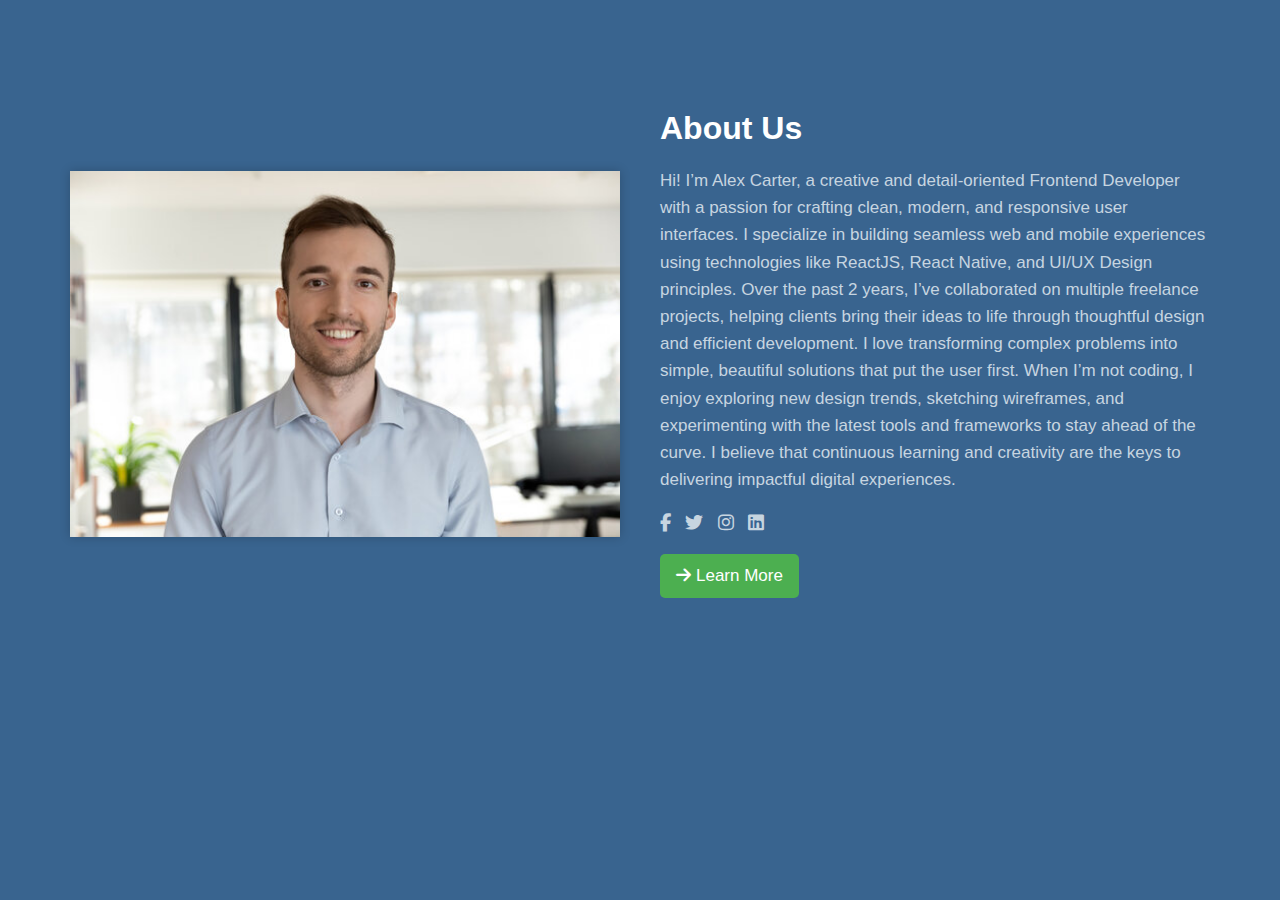
<file: about-page/index.html>
<!DOCTYPE html>
<html lang="en">

    <head>
        <meta charset="UTF-8">
        <meta name="viewport" content="width=device-width, initial-scale=1.0">
        <title>About us</title>
        <link rel="stylesheet" type="text/css"
            href="https://cdnjs.cloudflare.com/ajax/libs/font-awesome/6.7.2/css/all.min.css">
        <link rel="stylesheet" href="styles.css">
    </head>

    <body>
        <section class="about-us">
            <div class="container">
                <div class="about-image">
                    <img src="profile.jpg" alt="about-image">
                </div>

                <div class="about-content">
                    <h2>About Us</h2>
                    <p>
                        Hi! I’m Alex Carter, a creative and detail-oriented Frontend Developer with a passion for
                        crafting clean, modern, and
                        responsive user interfaces. I specialize in building seamless web and mobile experiences using
                        technologies like
                        ReactJS, React Native, and UI/UX Design principles.

                        Over the past 2 years, I’ve collaborated on multiple freelance projects, helping clients bring
                        their ideas to life
                        through thoughtful design and efficient development. I love transforming complex problems into
                        simple, beautiful
                        solutions that put the user first.

                        When I’m not coding, I enjoy exploring new design trends, sketching wireframes, and
                        experimenting with the latest tools
                        and frameworks to stay ahead of the curve. I believe that continuous learning and creativity are
                        the keys to delivering
                        impactful digital experiences.
                    </p>

                    <div class="social-links">
                        <a href=""><i class="fab fa-facebook-f"></i></a>
                        <a href=""><i class="fab fa-twitter"></i></a>
                        <a href=""><i class="fab fa-instagram"></i></a>
                        <a href=""><i class="fab fa-linkedin"></i></a>

                    </div>
                    <a href="" class="btn"><i class="fas fa-arrow-right"></i>Learn More</a>
                </div>
            </div>

        </section>
    </body>

</html>
</file>
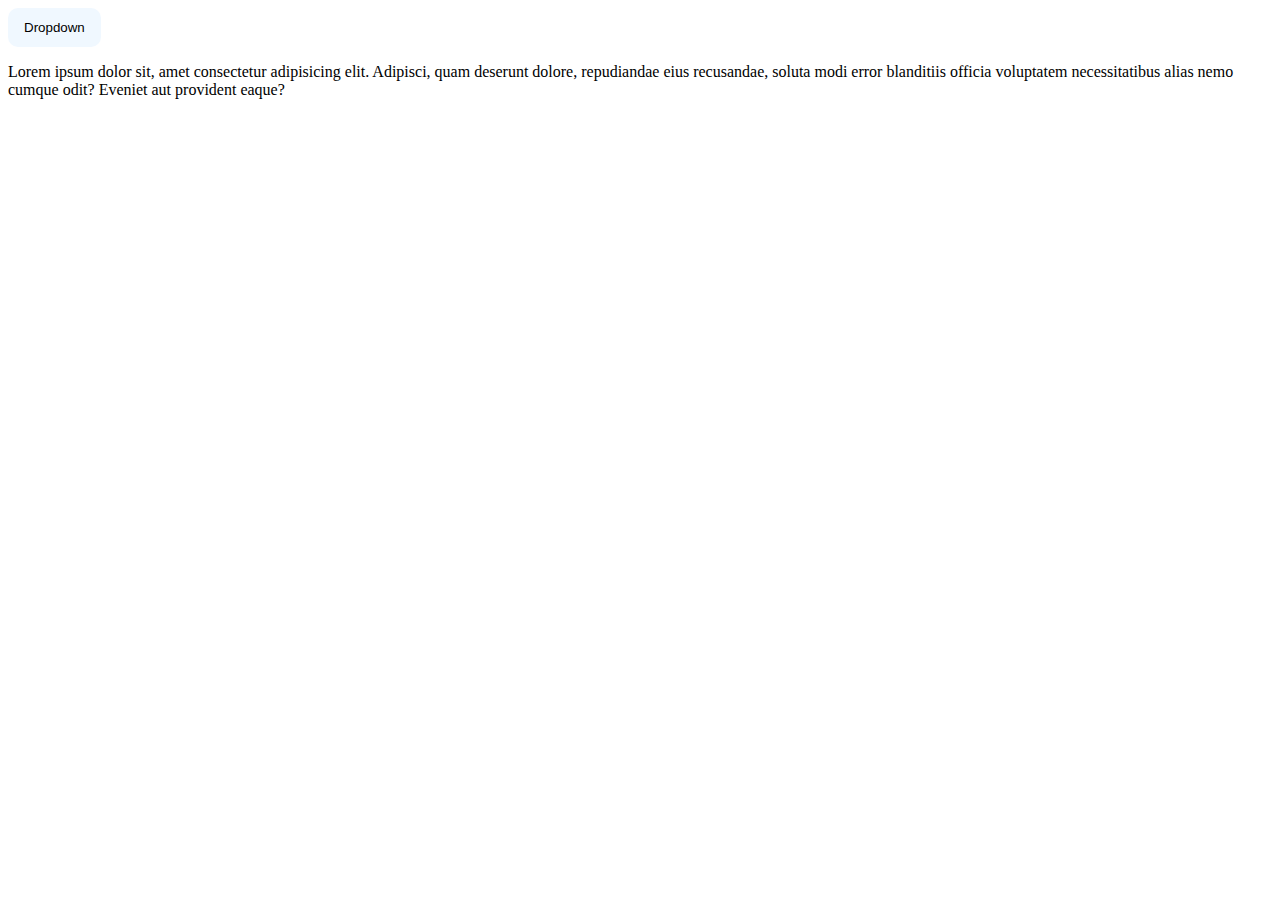
<file: dropdown/index.html>
<!DOCTYPE html>
<html lang="en">

    <head>
        <meta charset="UTF-8">
        <meta name="viewport" content="width=device-width, initial-scale=1.0">
        <title>Document</title>
        <link rel="stylesheet" href="style.css">
    </head>

    <body>

        <div class="dropdown">
            <button>Dropdown</button>

            <div class="content">
                <a href="">Home</a>
                <a href="">About</a>
                <a href="">Services</a>
                <a href="">Contact</a>
                <a href="">Blog</a>
                <a href="">Settings</a>
            </div>

        </div>
        <div>
            <p>Lorem ipsum dolor sit, amet consectetur adipisicing elit. Adipisci, quam deserunt dolore, repudiandae
                eius recusandae, soluta modi error blanditiis officia voluptatem necessitatibus alias nemo cumque odit?
                Eveniet aut provident eaque?</p>
        </div>
    </body>

</html>
</file>
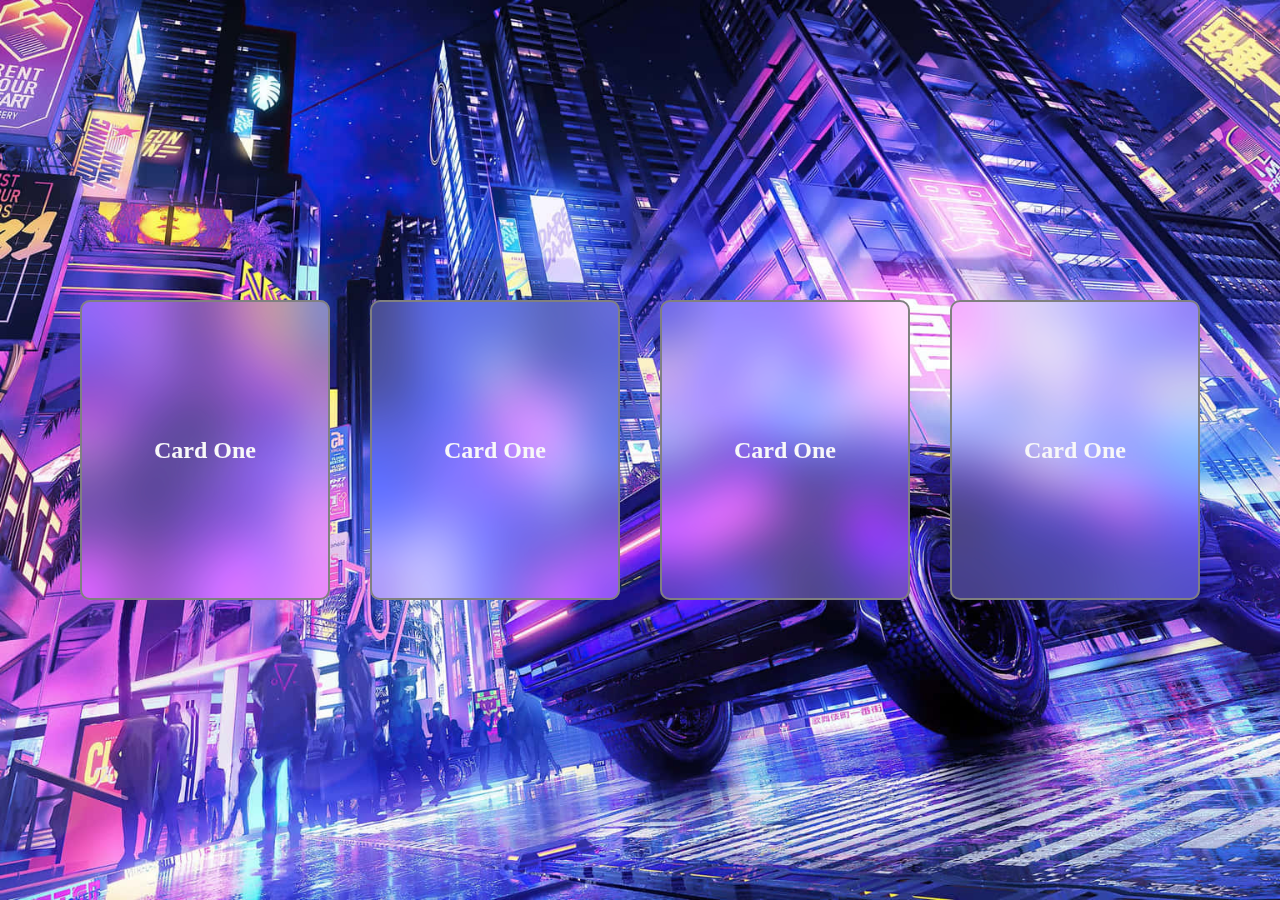
<file: optic-animated-card/index.html>
<!DOCTYPE html>
<html lang="en">

    <head>
        <meta charset="UTF-8">
        <meta name="viewport" content="width=device-width, initial-scale=1.0">
        <title>Document</title>
        <link rel="stylesheet" href="style.css">
    </head>

    <body>
        <div class="card-container">
            <div class="card">
                <h2>Card One</h2>
            </div>

            <div class="card">
                <h2>Card One</h2>
            </div>

            <div class="card">
                <h2>Card One</h2>
            </div>

            <div class="card">
                <h2>Card One</h2>
            </div>


        </div>
        </div>
    </body>

</html>
</file>
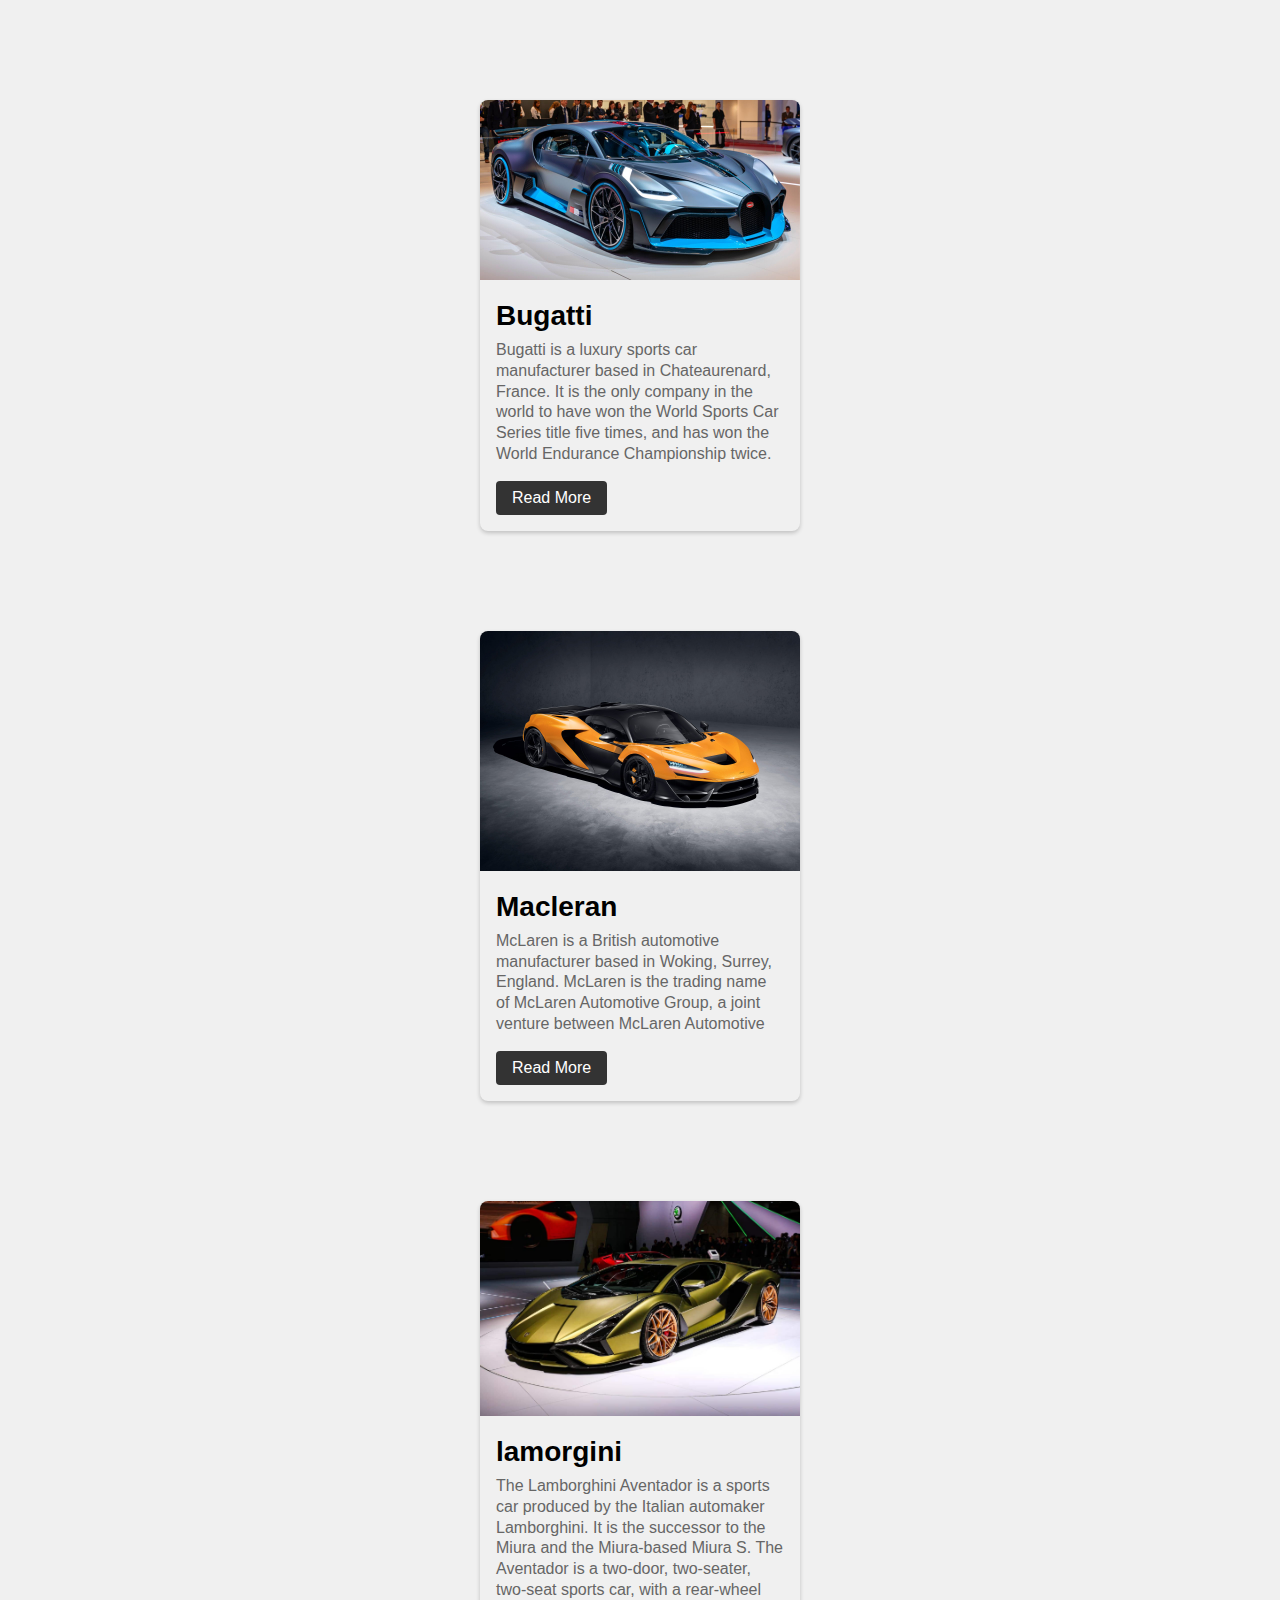
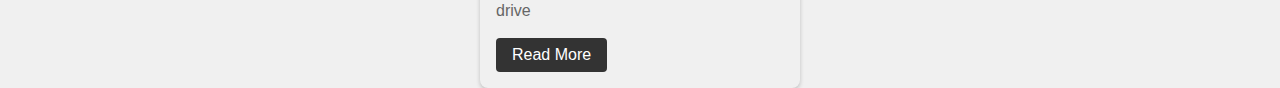
<file: Cards/indes.html>
<!DOCTYPE html>
<html lang="en">

    <head>
        <meta charset="UTF-8">
        <meta name="viewport" content="width=device-width, initial-scale=1.0">
        <link rel="stylesheet" href="styles.css">
        <title>Cards</title>
    </head>

    <body>

        <div class="cards-container">
            <div class="card">
                <img src="bugatti.jpg" alt="bugatti">
                <div class="card-info">
                    <h1>Bugatti</h1>
                    <p>Bugatti is a luxury sports car manufacturer based in Chateaurenard, France. It is the only
                        company in the world to have won the World Sports Car Series title five times, and has
                        won the World Endurance Championship twice.
                    </p>
                    <a href="" class="btn"> Read More</a>
                </div>
            </div>
        </div>


        <div class="cards-container">
            <div class="card">
                <img src="Mclerean.jpg" alt="bugatti">
                <div class="card-info">
                    <h1>Macleran</h1>
                    <p>
                        McLaren is a British automotive manufacturer based in Woking, Surrey, England. McLaren is
                        the trading name of McLaren Automotive Group, a joint venture between McLaren Automotive
                    </p>
                    <a href="" class="btn"> Read More</a>
                </div>
            </div>
        </div>



        <div class="cards-container">
            <div class="card">
                <img src="lamorgini.jpg" alt="bugatti">
                <div class="card-info">
                    <h1>lamorgini</h1>
                    <p>
                        The Lamborghini Aventador is a sports car produced by the Italian automaker
                        Lamborghini. It is the successor to the Miura and the Miura-based Miura S.
                        The Aventador is a two-door, two-seater, two-seat sports car, with a rear-wheel drive
                    </p>
                    <a href="" class="btn"> Read More</a>
                </div>
            </div>
        </div>

    </body>

</html>
</file>
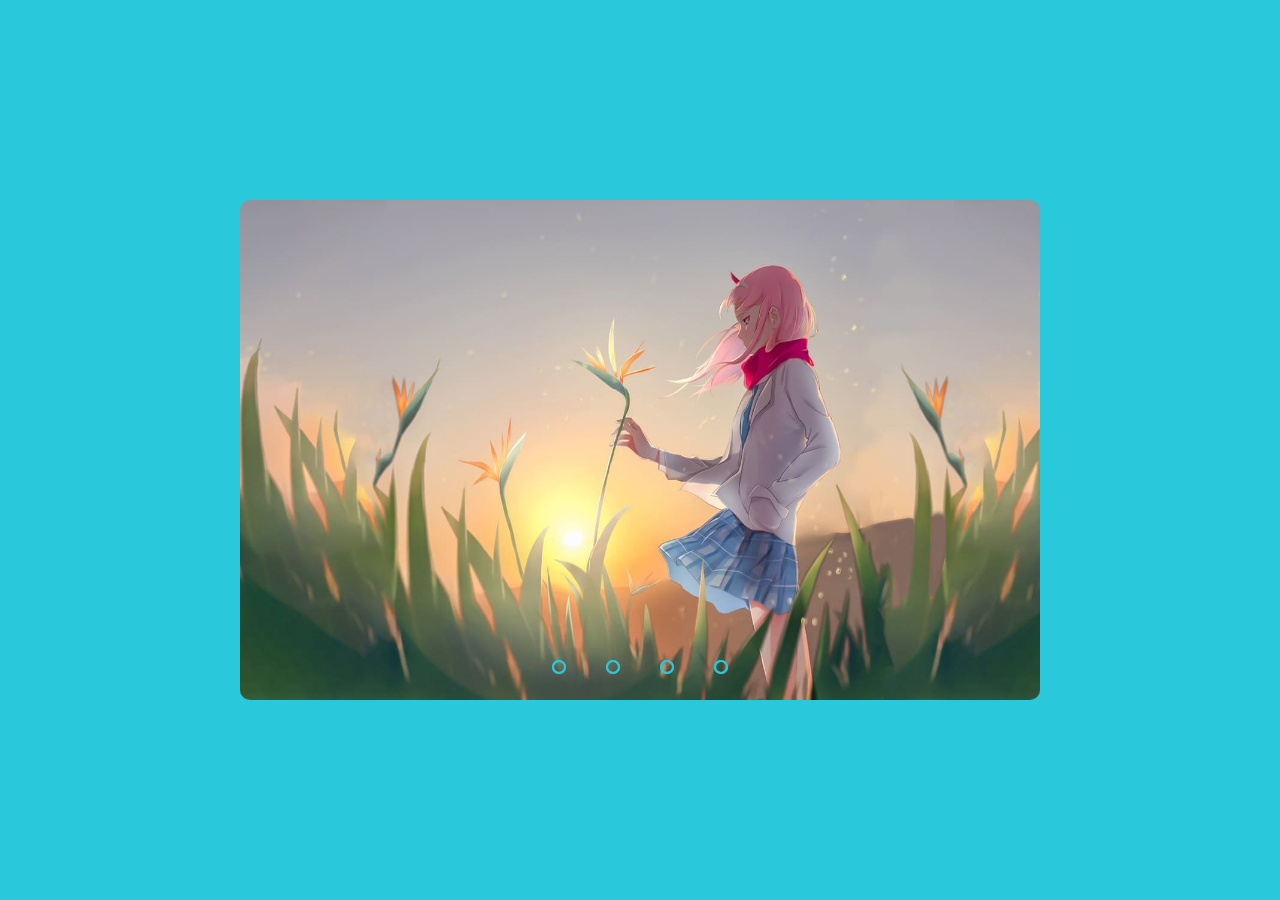
<file: html-slider/slider.html>
<!DOCTYPE html>
<html lang="en">

    <head>
        <meta charset="UTF-8">
        <meta name="viewport" content="width=device-width, initial-scale=1.0">
        <link rel="stylesheet" href="slider.css">
        <title>Slider</title>
    </head>

    <body>
        <!-- image slider start -->

        <div class="slider">
            <div class="slides">
                <!-- radio buttons start -->
                <input type="radio" name="radio-btn" id="radio1">
                <input type="radio" name="radio-btn" id="radio2">
                <input type="radio" name="radio-btn" id="radio3">
                <input type="radio" name="radio-btn" id="radio4">
                <!-- radio buttons ends -->

                <!-- slide images start -->
                <div class="slide first">
                    <img src="wallpaper/w1.jpg" alt="">
                </div>
                <div class="slide ">
                    <img src="wallpaper/w2.jpg" alt="">
                </div>

                <div class="slide ">
                    <img src="wallpaper/w3.jpg" alt="">
                </div>
                <div class="slide ">
                    <img src="wallpaper/w4.jpg" alt="">
                </div>

                <!-- slides image ends -->

                <!-- automatic navigation start -->
                <div class="navigation-auto">
                    <div class="auto-btn1"></div>
                    <div class="auto-btn2"></div>
                    <div class="auto-btn3"></div>
                    <div class="auto-btn4"></div>
                </div>
                <!-- automatic navigation ends -->
            </div>
            <!-- manual navigation start -->
            <div class="navigation-manual">
                <label for="radio1" class="manual-btn"></label>
                <label for="radio2" class="manual-btn"></label>
                <label for="radio3" class="manual-btn"></label>
                <label for="radio4" class="manual-btn"></label>
            </div>
            <!-- manual navigation ends  -->
        </div>
        <!-- image slider end  -->


        <script type="text/javascript">
            var counter = 1;
            setInterval(function () {
                document.getElementById('radio' + counter).checked = true;
                counter++;
                if (counter > 4) {
                    counter = 1;

                }
            }, 5000);
        </script>
    </body>

</html>
</file>
<file: about-page/styles.css>
*{
    margin: 0px;
    padding: 0px;
    box-sizing: border-box;
    font-family: sans-serif;

}

.about-us{
    min-height: 100vh;
    padding: 80px 0px;
    background-color: #39648f;
}

.container{
    max-width: 1200px;
    display: flex;
    align-items: center;
    justify-content: space-between;
    padding: 30px;
    border-radius: 10px;
    margin: 0px auto;

}

.about-image{
    width: 50%;
    overflow: hidden;
    box-shadow: 0 0 10px rgba(0,0,0,0.2);
}

.about-image img{
    display: block;
    width: 100%;
    height: auto;
    transition: transform 0.3s ease;
}

.about-image:hover img {
    transform: scale(1.1);
  }

  .about-content{
    width: 50%;
    margin-left: 40px;
  }

  .about-content h2{
    color: #fff;
    font-size: 32px;
    margin-bottom: 20px;
  }

  .about-content p{
    color: #c7d5e0;
    font-size: 17px;
    line-height: 1.6;
    margin-bottom: 20px;
  }

  .social-links{
    margin-bottom: 20px;
  }

  .social-links a{
    display: inline-block;
    margin-right: 10px;
    color: #c7d5e0;
    font-size: 18px;
    transition: color 0.3s ease;
  }

  .btn{
    font-size: 17px;
    display: inline-block;
    padding: 12px 16px;
    background-color: #4caf50;
    color: #fff;
    text-decoration: none;
    border-radius: 5px;
    transition: background-color 0.3s ease;
  }
  .btn i{
    margin-right: 5px;
  }

  .btn:hover{
    background-color: #45a049;
  }

  @media screen and (max-width: 768px) {
    .container{
        flex-direction: column;
        text-align: center;
    }
    .about-image, .about-content{
        width: 100%;
    }

    .about-content{
        padding: 50px;
        margin-top: 30px ;
        margin-left: 0px;
    }
  }
</file>
<file: dropdown/style.css>
.dropdown{
    display: inline-block;
    position: relative;
}

.dropdown button{
    background-color: aliceblue;
    color: black;
    padding: 12px 16px;
    border: none;
    cursor: pointer;
    border-radius: 10px;
}

.dropdown a{
    display: block;
    color: hsl(0, 0%, 0%);
    padding: 12px 16px;
    text-decoration: none;
    
}

.dropdown .content{
    display: none;
    position: absolute;
    background-color: hsl(0, 0%, 100%);
    min-width: 100px;
    box-shadow: 2px 2px 5px hsl(0, 0%, 0.8);
    z-index: 1;
}

.dropdown:hover .content{
    display: block;
}

  

.dropdown:hover button {
    background-color: gray;
}

.dropdown a:hover{
    background-color: hsl(0, 0%, 32%);
}

.dropdown :hover button{
    background-color:  gray;
}
</file>
<file: optic-animated-card/style.css>
*{
    padding: 0;
    margin: 0;
    box-sizing: border-box;
}

body{
    height: 100vh;
    display: flex;
    justify-content: center;
    align-items: center;
    background-image: url(c2.jpg);
    background-position: center;
    background-repeat: no-repeat;
    background-size: cover;
}

.card-container{
    display: flex;
}

.card{
    height: 300px;
    width: 250px;
    border: 2px solid gray;
    margin: 20px;
    color: #f8f8f8;
    text-align: center;
    display: flex;
    justify-content: center;
    align-items: center;
    border-radius: 10px ;
   background: rgba(255,255, 255, 0.2);
   -webkit-backdrop-filter: blur(25px) saturate(150%);
   backdrop-filter: blur(25px) saturate(150%);
   transition: transform 0.3s ease;

}

.card:hover{
    /* transform: scale(1.1); */
    transform: translateY(-20px);
     
}
</file>
<file: Cards/styles.css>
*{
    margin: 0;
    padding: 0;
    box-sizing: border-box;
    font-family: sans-serif;
}

body{
    background-color: #f0f0f0;
}

.cards-container{
    display: flex;
    justify-content: center;
    flex-wrap: wrap;
    margin-top: 100px;

}

.card{
    width: 320px;
    background-color: #f0f0f0;
    border-radius: 8px;
    overflow: hidden;
    box-shadow:  0px 2px 4px rgba(0, 0, 0, 0.2);
    
    /* cursor: pointer;
    transition: all 0.3s ease */
}

.card img{
    width: 100%;
    height: auto;
}

.card-info{
    padding: 16px;

}
.card-info h1{
    font-size: 28px;
    margin-bottom: 8px;
}
.card-info p{
    color: #666;
    font-size: 16px;
    line-height: 1.3;
}

.card-info .btn{
    display: inline-block;
    padding: 8px 16px;
    background-color: #333;
    text-decoration :none;
    border-radius: 4px;
    margin-top:   16px;
    color: #fff;
    transition: all 0.3s ease;
}
</file>
<file: html-slider/slider.css>
body{
    margin: 0;
    padding: 0;
    height: 100vh;
    display: flex;
    justify-content: center;
    align-items: center;
    background: #29c8da;
}
.slider{
    width: 800px;
    height: 500px;
    border-radius: 10px;
    overflow: hidden;
}

.slides{
    width: 500%;
    height: 500px;
    display: flex;
}

.slides input{
    display: none;
}

.slide{
    width: 20%;
    transition: 2s;
}

.slides img{
    width: 800px;
    height: 500px;
}

/* css for manual navigation */

.navigation-manual{
    position: absolute;
    width: 800px;
    margin-top: -40px;
    display: flex;
    justify-content: center;
}

.manual-btn{
    border: 2px solid #29c8da;
    padding: 5px;
    border-radius: 10px;
    cursor: pointer;
    transition: 1s;
}

.manual-btn:not(:last-child){
    margin-right: 40px;
}
.manual-btn:hover{
    background: #29c8da;
}

#radio1:checked ~ .first{
    margin-left: 0;
}

#radio2:checked ~ .first{
    margin-left: -20%;
}
#radio3:checked ~ .first{
    margin-left: -40%;
}
#radio4:checked ~ .first{
    margin-left: -60%;
}


.navigation-auto{
    position: absolute;
    display: flex;
    width: 800px;
    justify-content: center;
    margin-top: 460px;
}

.navigation-auto div{
    border: 2px solid #29c8da;
    padding: 5px;
    border-radius: 10px;
    transition: 1s;
}

.navigation-auto div:not(:last-child){
    margin-right: 40px;
}

#radio1:checked ~ .navigation-auto .auto-btn1{
    background: #29c8da;
}
#radio2:checked ~ .navigation-auto .auto-btn2{
    background: #29c8da;
}
#radio3:checked ~ .navigation-auto .auto-btn3{
    background: #29c8da;
}
#radio4:checked ~ .navigation-auto .auto-btn4{
    background: #29c8da;
}
</file>
